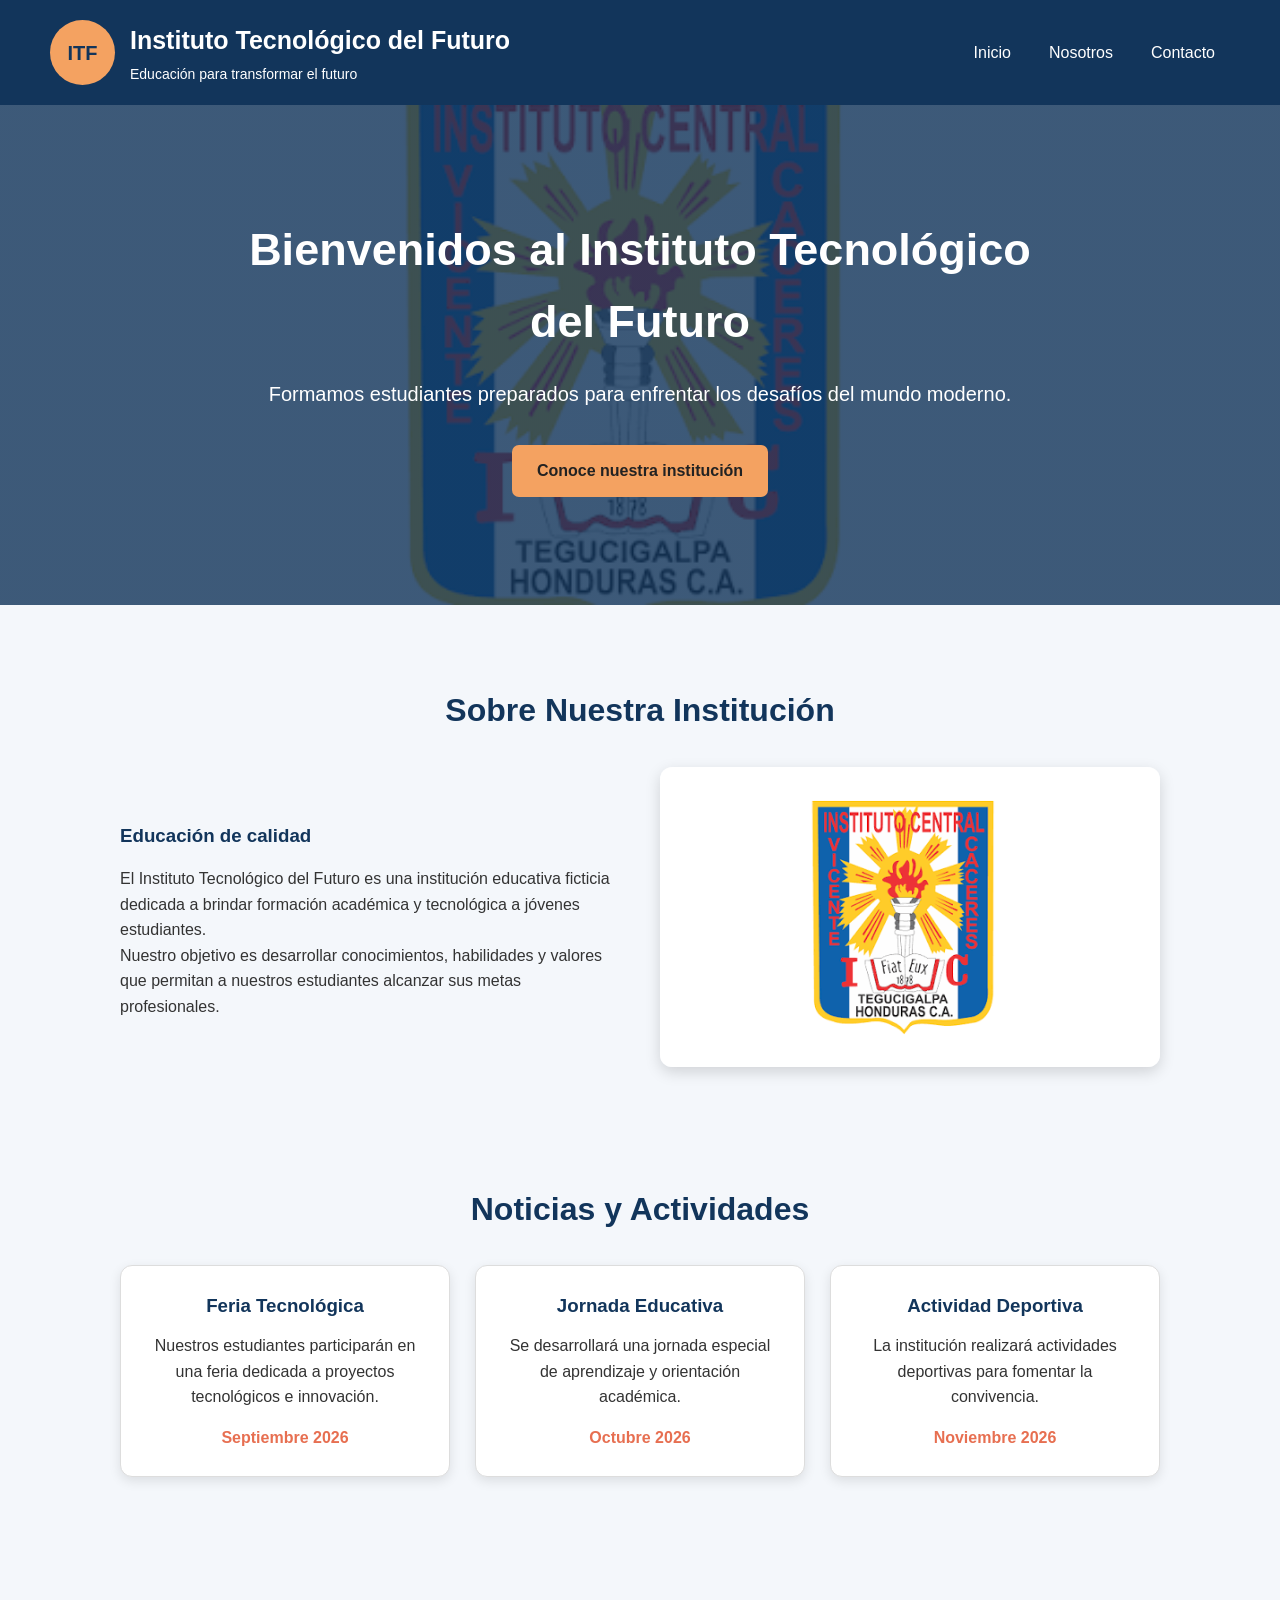
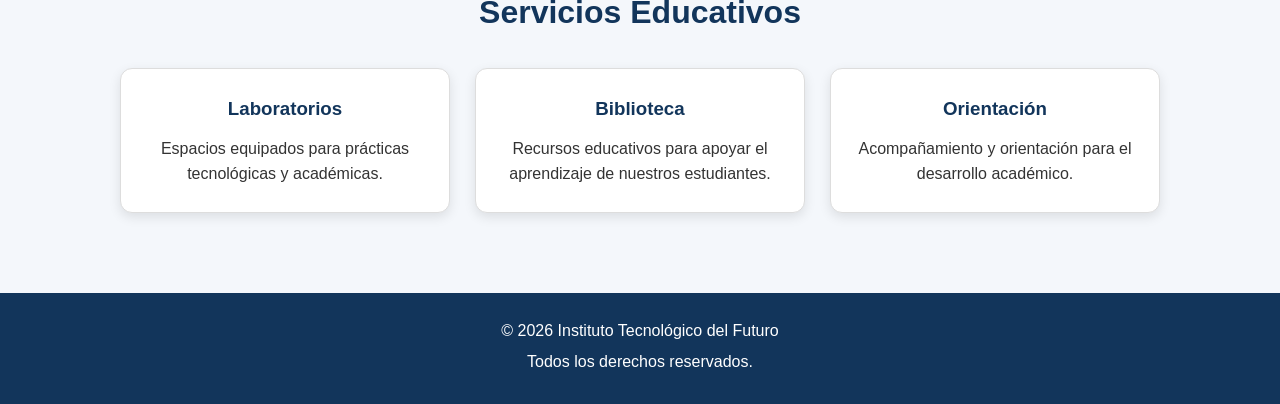
<file: index.html>
<!DOCTYPE html>
<html lang="es">

<head>

    <meta charset="UTF-8">

    <meta name="viewport" content="width=device-width, initial-scale=1.0">

    <title>Instituto Tecnológico del Futuro</title>

    <link rel="stylesheet" href="estilos.css">

</head>


<body>


    <!-- =================================
         ENCABEZADO
    ================================== -->

    <header class="encabezado">

        <div class="logo">

            <div class="logo-icono">
                ITF
            </div>

            <div>
                <h1>Instituto Tecnológico del Futuro</h1>

                <p>
                    Educación para transformar el futuro
                </p>
            </div>

        </div>


        <!-- =================================
             MENÚ DE NAVEGACIÓN
        ================================== -->

        <nav class="menu">

            <a href="index.html">Inicio</a>

            <a href="nosotros.html">Nosotros</a>

            <a href="contacto.html">Contacto</a>

        </nav>

    </header>



    <!-- =================================
         CONTENIDO PRINCIPAL
    ================================== -->

    <main>


        <!-- =================================
             IMAGEN PRINCIPAL
        ================================== -->

        <section class="hero">

            <div class="hero-contenido">

                <h2>
                    Bienvenidos al Instituto
                    Tecnológico del Futuro
                </h2>

                <p>
                    Formamos estudiantes preparados para
                    enfrentar los desafíos del mundo moderno.
                </p>

                <a href="nosotros.html" class="boton">
                    Conoce nuestra institución
                </a>

            </div>

        </section>



        <!-- =================================
             PRESENTACIÓN
        ================================== -->

        <section class="seccion">

            <h2>Sobre Nuestra Institución</h2>

            <div class="dos-columnas">

                <div>

                    <h3>Educación de calidad</h3>

                    <p>
                        El Instituto Tecnológico del Futuro es una
                        institución educativa ficticia dedicada a
                        brindar formación académica y tecnológica
                        a jóvenes estudiantes.
                    </p>

                    <p>
                        Nuestro objetivo es desarrollar conocimientos,
                        habilidades y valores que permitan a nuestros
                        estudiantes alcanzar sus metas profesionales.
                    </p>

                </div>


                <div class="imagen-caja">

                    <img
                        src="imagenes/institucion.jpg"
                        alt="Imagen de la institución educativa"
                    >

                </div>

            </div>

        </section>



        <!-- =================================
             NOTICIAS
        ================================== -->

        <section class="seccion noticias">

            <h2>Noticias y Actividades</h2>


            <div class="tarjetas">


                <article class="tarjeta">

                    <h3>
                        Feria Tecnológica
                    </h3>

                    <p>
                        Nuestros estudiantes participarán
                        en una feria dedicada a proyectos
                        tecnológicos e innovación.
                    </p>

                    <span>
                        Septiembre 2026
                    </span>

                </article>


                <article class="tarjeta">

                    <h3>
                        Jornada Educativa
                    </h3>

                    <p>
                        Se desarrollará una jornada especial
                        de aprendizaje y orientación académica.
                    </p>

                    <span>
                        Octubre 2026
                    </span>

                </article>


                <article class="tarjeta">

                    <h3>
                        Actividad Deportiva
                    </h3>

                    <p>
                        La institución realizará actividades
                        deportivas para fomentar la convivencia.
                    </p>

                    <span>
                        Noviembre 2026
                    </span>

                </article>


            </div>

        </section>



        <!-- =================================
             SERVICIOS
        ================================== -->

        <section class="seccion">

            <h2>Servicios Educativos</h2>


            <div class="tarjetas">


                <article class="tarjeta">

                    <h3>
                        Laboratorios
                    </h3>

                    <p>
                        Espacios equipados para prácticas
                        tecnológicas y académicas.
                    </p>

                </article>


                <article class="tarjeta">

                    <h3>
                        Biblioteca
                    </h3>

                    <p>
                        Recursos educativos para apoyar
                        el aprendizaje de nuestros estudiantes.
                    </p>

                </article>


                <article class="tarjeta">

                    <h3>
                        Orientación
                    </h3>

                    <p>
                        Acompañamiento y orientación para
                        el desarrollo académico.
                    </p>

                </article>


            </div>

        </section>


    </main>



    <!-- =================================
         PIE DE PÁGINA
    ================================== -->

    <footer>

        <p>
            © 2026 Instituto Tecnológico del Futuro
        </p>

        <p>
            Todos los derechos reservados.
        </p>

    </footer>


</body>

</html>
</file>
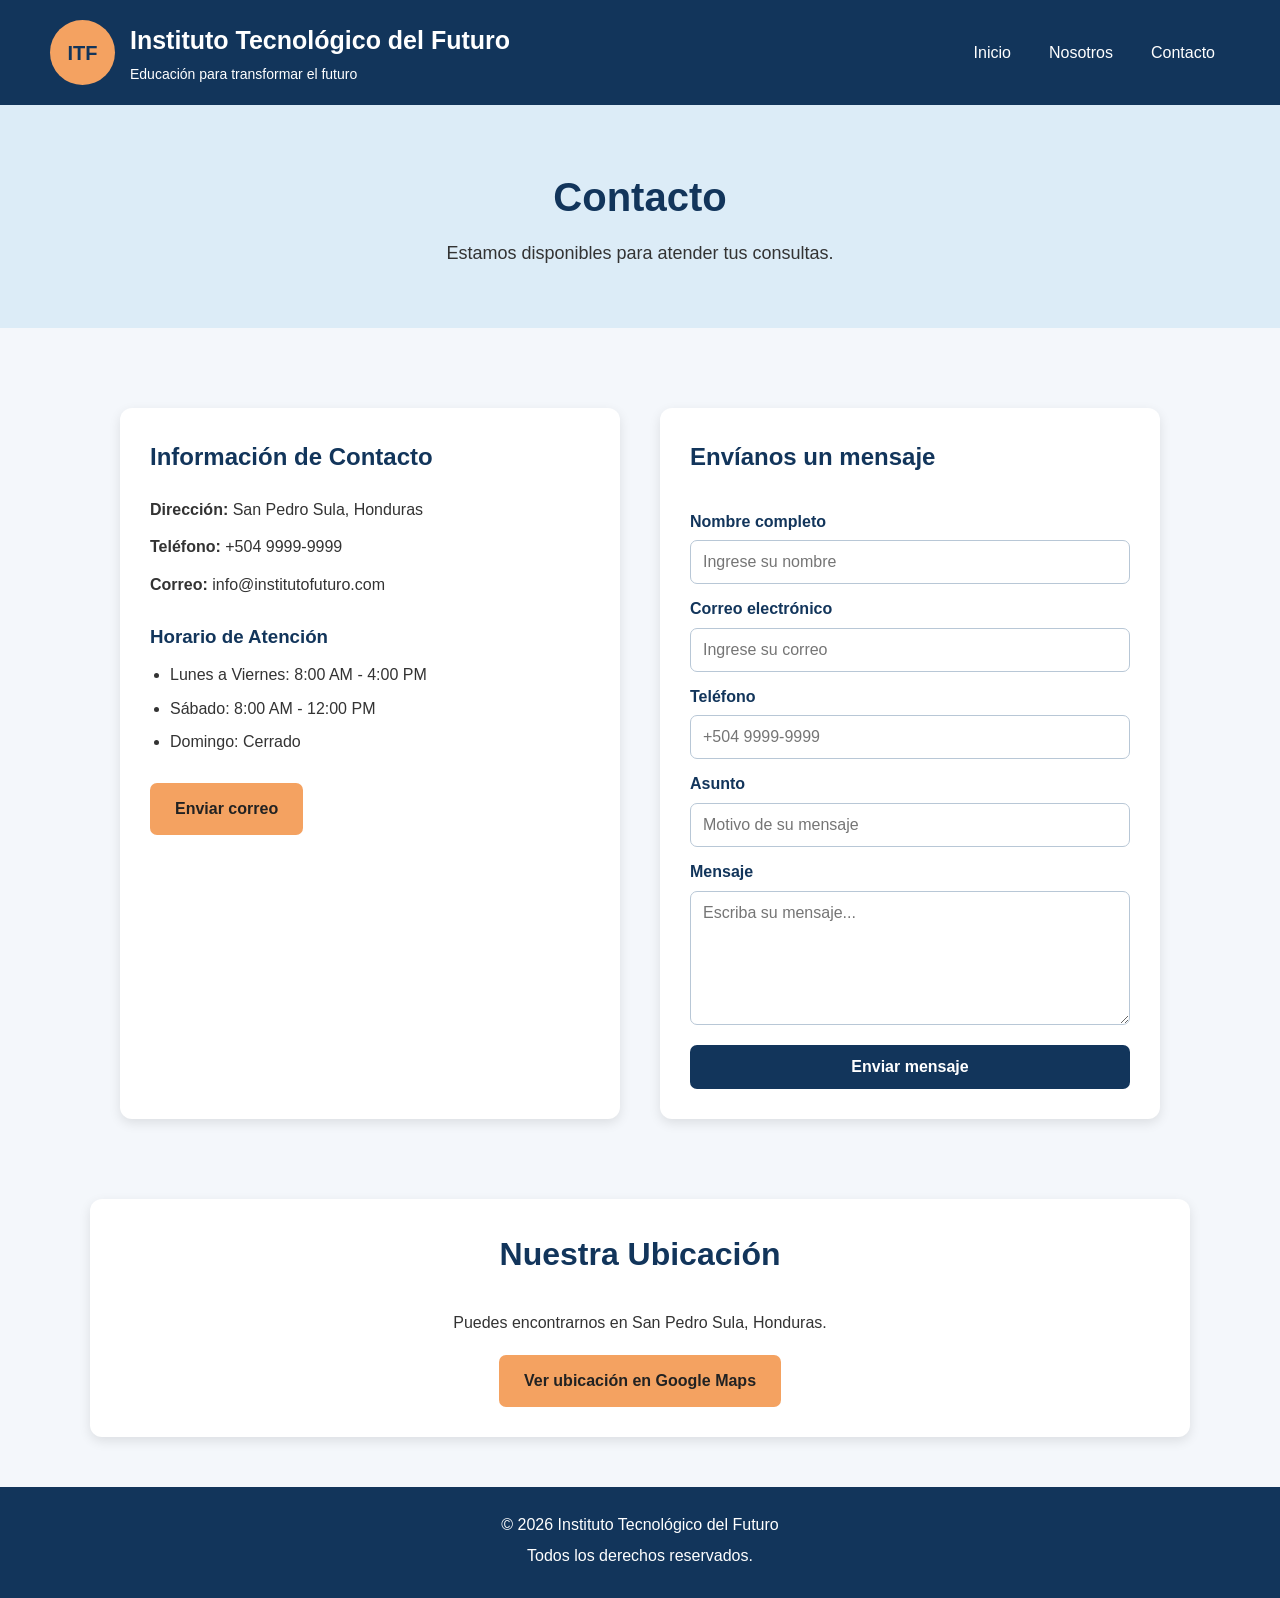
<file: contacto.html>
<!DOCTYPE html>
<html lang="es">

<head>

    <meta charset="UTF-8">

    <meta name="viewport" content="width=device-width, initial-scale=1.0">

    <title>Contacto - Instituto Tecnológico del Futuro</title>

    <link rel="stylesheet" href="estilos.css">

</head>


<body>


    <!-- =================================
         ENCABEZADO
    ================================== -->

    <header class="encabezado">

        <div class="logo">

            <div class="logo-icono">
                ITF
            </div>

            <div>

                <h1>
                    Instituto Tecnológico del Futuro
                </h1>

                <p>
                    Educación para transformar el futuro
                </p>

            </div>

        </div>


        <!-- MENÚ -->

        <nav class="menu">

            <a href="index.html">
                Inicio
            </a>

            <a href="nosotros.html">
                Nosotros
            </a>

            <a href="contacto.html">
                Contacto
            </a>

        </nav>

    </header>



    <!-- =================================
         CONTENIDO
    ================================== -->

    <main>


        <section class="titulo-pagina">

            <h2>
                Contacto
            </h2>

            <p>
                Estamos disponibles para atender
                tus consultas.
            </p>

        </section>



        <section class="contacto-contenedor">


            <!-- =================================
                 INFORMACIÓN
            ================================== -->

            <div class="informacion-contacto">

                <h2>
                    Información de Contacto
                </h2>


                <p>
                    <strong>Dirección:</strong>
                    San Pedro Sula, Honduras
                </p>


                <p>
                    <strong>Teléfono:</strong>
                    +504 9999-9999
                </p>


                <p>
                    <strong>Correo:</strong>
                    info@institutofuturo.com
                </p>


                <h3>
                    Horario de Atención
                </h3>


                <ul>

                    <li>
                        Lunes a Viernes:
                        8:00 AM - 4:00 PM
                    </li>

                    <li>
                        Sábado:
                        8:00 AM - 12:00 PM
                    </li>

                    <li>
                        Domingo:
                        Cerrado
                    </li>

                </ul>


                <a
                    href="mailto:info@institutofuturo.com"
                    class="boton"
                >
                    Enviar correo
                </a>

            </div>



            <!-- =================================
                 FORMULARIO
            ================================== -->

            <div class="formulario-contacto">

                <h2>
                    Envíanos un mensaje
                </h2>


                <form action="#" method="post">


                    <label for="nombre">
                        Nombre completo
                    </label>

                    <input
                        type="text"
                        id="nombre"
                        name="nombre"
                        placeholder="Ingrese su nombre"
                        required
                    >


                    <label for="correo">
                        Correo electrónico
                    </label>

                    <input
                        type="email"
                        id="correo"
                        name="correo"
                        placeholder="Ingrese su correo"
                        required
                    >


                    <label for="telefono">
                        Teléfono
                    </label>

                    <input
                        type="tel"
                        id="telefono"
                        name="telefono"
                        placeholder="+504 9999-9999"
                    >


                    <label for="asunto">
                        Asunto
                    </label>

                    <input
                        type="text"
                        id="asunto"
                        name="asunto"
                        placeholder="Motivo de su mensaje"
                        required
                    >


                    <label for="mensaje">
                        Mensaje
                    </label>

                    <textarea
                        id="mensaje"
                        name="mensaje"
                        rows="6"
                        placeholder="Escriba su mensaje..."
                        required
                    ></textarea>


                    <button
                        type="submit"
                        class="boton-formulario"
                    >
                        Enviar mensaje
                    </button>


                </form>

            </div>

        </section>



        <!-- =================================
             UBICACIÓN
        ================================== -->

        <section class="seccion ubicacion">

            <h2>
                Nuestra Ubicación
            </h2>

            <p>
                Puedes encontrarnos en San Pedro Sula,
                Honduras.
            </p>


            <a
                href="https://www.google.com/maps"
                target="_blank"
                class="boton"
            >
                Ver ubicación en Google Maps
            </a>

        </section>


    </main>



    <!-- =================================
         PIE DE PÁGINA
    ================================== -->

    <footer>

        <p>
            © 2026 Instituto Tecnológico del Futuro
        </p>

        <p>
            Todos los derechos reservados.
        </p>

    </footer>


</body>

</html>
</file>
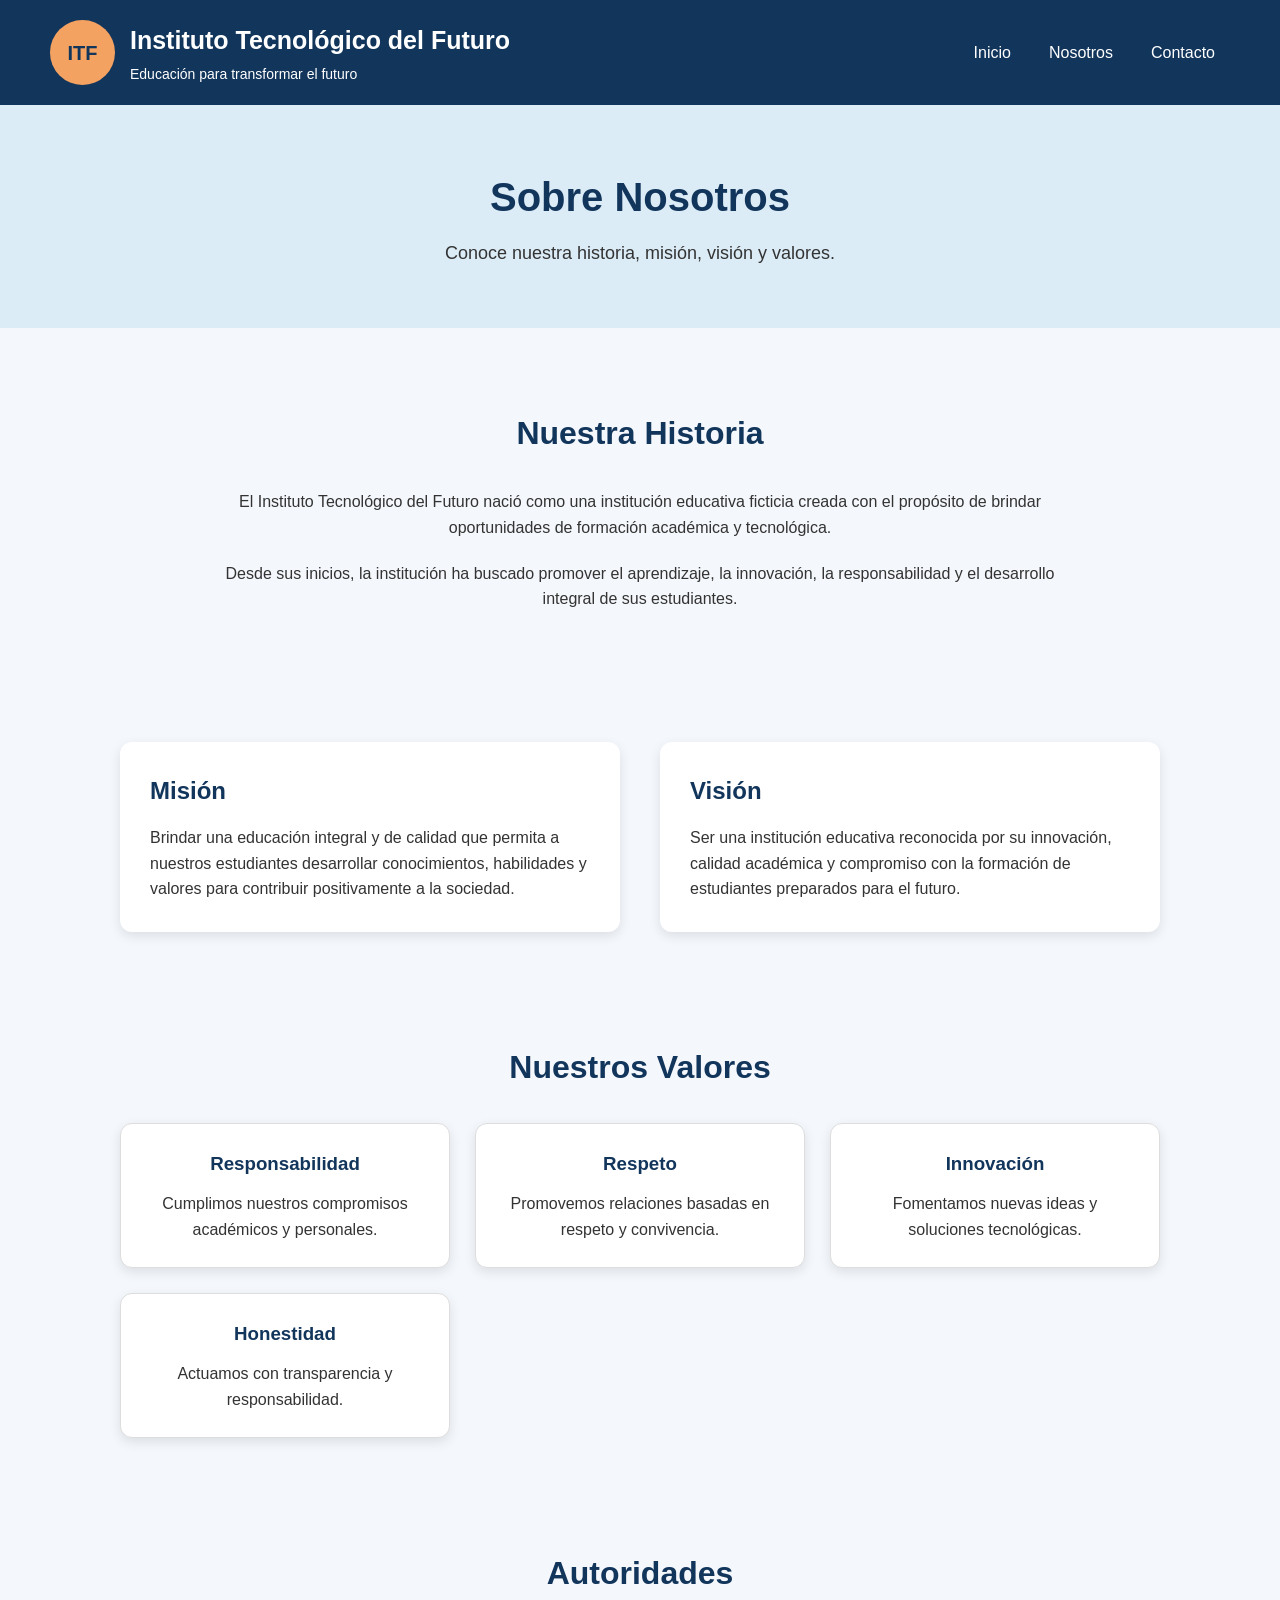
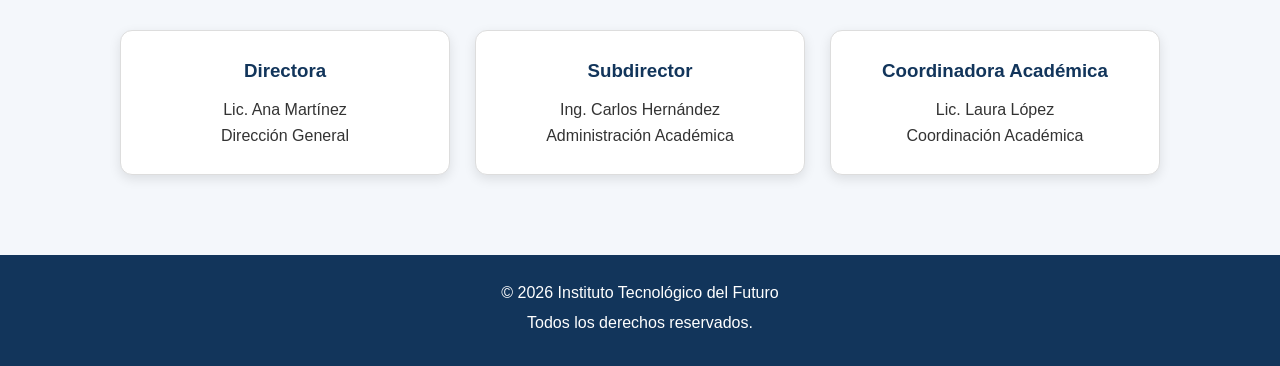
<file: nosotros.html>
<!DOCTYPE html>
<html lang="es">

<head>

    <meta charset="UTF-8">

    <meta name="viewport" content="width=device-width, initial-scale=1.0">

    <title>Nosotros - Instituto Tecnológico del Futuro</title>

    <link rel="stylesheet" href="estilos.css">

</head>


<body>


    <!-- =================================
         ENCABEZADO
    ================================== -->

    <header class="encabezado">

        <div class="logo">

            <div class="logo-icono">
                ITF
            </div>

            <div>

                <h1>
                    Instituto Tecnológico del Futuro
                </h1>

                <p>
                    Educación para transformar el futuro
                </p>

            </div>

        </div>


        <!-- MENÚ -->

        <nav class="menu">

            <a href="index.html">
                Inicio
            </a>

            <a href="nosotros.html">
                Nosotros
            </a>

            <a href="contacto.html">
                Contacto
            </a>

        </nav>

    </header>



    <!-- =================================
         CONTENIDO
    ================================== -->

    <main>


        <section class="titulo-pagina">

            <h2>Sobre Nosotros</h2>

            <p>
                Conoce nuestra historia, misión,
                visión y valores.
            </p>

        </section>



        <!-- =================================
             HISTORIA
        ================================== -->

        <section class="seccion">

            <h2>Nuestra Historia</h2>

            <p class="texto-centro">

                El Instituto Tecnológico del Futuro nació como
                una institución educativa ficticia creada con
                el propósito de brindar oportunidades de formación
                académica y tecnológica.

            </p>

            <p class="texto-centro">

                Desde sus inicios, la institución ha buscado
                promover el aprendizaje, la innovación,
                la responsabilidad y el desarrollo integral
                de sus estudiantes.

            </p>

        </section>



        <!-- =================================
             MISIÓN Y VISIÓN
        ================================== -->

        <section class="seccion">

            <div class="dos-columnas">


                <article class="bloque">

                    <h2>
                        Misión
                    </h2>

                    <p>

                        Brindar una educación integral y de calidad
                        que permita a nuestros estudiantes desarrollar
                        conocimientos, habilidades y valores para
                        contribuir positivamente a la sociedad.

                    </p>

                </article>


                <article class="bloque">

                    <h2>
                        Visión
                    </h2>

                    <p>

                        Ser una institución educativa reconocida
                        por su innovación, calidad académica y
                        compromiso con la formación de estudiantes
                        preparados para el futuro.

                    </p>

                </article>


            </div>

        </section>



        <!-- =================================
             VALORES
        ================================== -->

        <section class="seccion">

            <h2>
                Nuestros Valores
            </h2>


            <div class="tarjetas">


                <article class="tarjeta">

                    <h3>
                        Responsabilidad
                    </h3>

                    <p>
                        Cumplimos nuestros compromisos
                        académicos y personales.
                    </p>

                </article>


                <article class="tarjeta">

                    <h3>
                        Respeto
                    </h3>

                    <p>
                        Promovemos relaciones basadas
                        en respeto y convivencia.
                    </p>

                </article>


                <article class="tarjeta">

                    <h3>
                        Innovación
                    </h3>

                    <p>
                        Fomentamos nuevas ideas y
                        soluciones tecnológicas.
                    </p>

                </article>


                <article class="tarjeta">

                    <h3>
                        Honestidad
                    </h3>

                    <p>
                        Actuamos con transparencia
                        y responsabilidad.
                    </p>

                </article>


            </div>

        </section>



        <!-- =================================
             AUTORIDADES
        ================================== -->

        <section class="seccion">

            <h2>
                Autoridades
            </h2>


            <div class="tarjetas">


                <article class="tarjeta">

                    <h3>
                        Directora
                    </h3>

                    <p>
                        Lic. Ana Martínez
                    </p>

                    <p>
                        Dirección General
                    </p>

                </article>


                <article class="tarjeta">

                    <h3>
                        Subdirector
                    </h3>

                    <p>
                        Ing. Carlos Hernández
                    </p>

                    <p>
                        Administración Académica
                    </p>

                </article>


                <article class="tarjeta">

                    <h3>
                        Coordinadora Académica
                    </h3>

                    <p>
                        Lic. Laura López
                    </p>

                    <p>
                        Coordinación Académica
                    </p>

                </article>


            </div>

        </section>


    </main>



    <!-- =================================
         PIE DE PÁGINA
    ================================== -->

    <footer>

        <p>
            © 2026 Instituto Tecnológico del Futuro
        </p>

        <p>
            Todos los derechos reservados.
        </p>

    </footer>


</body>

</html>
</file>
<file: estilos.css>
/* =========================================
   CONFIGURACIÓN GENERAL
========================================= */

* {
    margin: 0;
    padding: 0;
    box-sizing: border-box;
}


html {
    scroll-behavior: smooth;
}


body {
    font-family: Arial, Helvetica, sans-serif;

    background-color: #f4f7fb;

    color: #333333;

    line-height: 1.6;
}



/* =========================================
   ENCABEZADO
========================================= */

.encabezado {

    background-color: #12355b;

    color: white;

    padding: 20px 50px;

    display: flex;

    justify-content: space-between;

    align-items: center;

    flex-wrap: wrap;

}


.logo {

    display: flex;

    align-items: center;

    gap: 15px;

}


.logo-icono {

    width: 65px;

    height: 65px;

    background-color: #f4a261;

    color: #12355b;

    display: flex;

    align-items: center;

    justify-content: center;

    border-radius: 50%;

    font-size: 20px;

    font-weight: bold;
}


.logo h1 {

    font-size: 25px;

    margin-bottom: 3px;

}


.logo p {

    font-size: 14px;

}



/* =========================================
   MENÚ
========================================= */

.menu {

    display: flex;

    gap: 8px;

    flex-wrap: wrap;

}


.menu a {

    color: white;

    text-decoration: none;

    padding: 10px 15px;

    border-radius: 6px;

    transition: 0.3s;

}


.menu a:hover {

    background-color: #1d70a2;

}



/* =========================================
   HERO
========================================= */

.hero {

    min-height: 500px;

    background:
        linear-gradient(
            rgba(18, 53, 91, 0.82),
            rgba(18, 53, 91, 0.82)
        ),
        url("imagenes/institucion.jpg");

    background-size: cover;

    background-position: center;

    display: flex;

    align-items: center;

    justify-content: center;

    text-align: center;

    color: white;

    padding: 60px 20px;

}


.hero-contenido {

    max-width: 800px;

}


.hero h2 {

    font-size: 45px;

    margin-bottom: 20px;

}


.hero p {

    font-size: 20px;

    margin-bottom: 15px;

}



/* =========================================
   BOTONES
========================================= */

.boton {

    display: inline-block;

    margin-top: 20px;

    padding: 13px 25px;

    background-color: #f4a261;

    color: #222222;

    text-decoration: none;

    border-radius: 7px;

    font-weight: bold;

    transition: 0.3s;

}


.boton:hover {

    background-color: #e76f51;

    color: white;

    transform: translateY(-3px);

}



/* =========================================
   TÍTULO DE PÁGINA
========================================= */

.titulo-pagina {

    background-color: #dcecf7;

    text-align: center;

    padding: 60px 20px;

}


.titulo-pagina h2 {

    color: #12355b;

    font-size: 40px;

    margin-bottom: 10px;

}


.titulo-pagina p {

    font-size: 18px;

}



/* =========================================
   SECCIONES
========================================= */

.seccion {

    max-width: 1100px;

    margin: 50px auto;

    padding: 30px;

}


.seccion > h2 {

    text-align: center;

    color: #12355b;

    font-size: 32px;

    margin-bottom: 30px;

}



/* =========================================
   DOS COLUMNAS
========================================= */

.dos-columnas {

    display: grid;

    grid-template-columns: 1fr 1fr;

    gap: 40px;

    align-items: center;

}


.dos-columnas h3 {

    color: #12355b;

    margin-bottom: 15px;

}


.imagen-caja img {

    width: 100%;

    height: 300px;

    object-fit: cover;

    border-radius: 12px;

    box-shadow:
        0 5px 15px rgba(0, 0, 0, 0.15);

}



/* =========================================
   TARJETAS
========================================= */

.tarjetas {

    display: grid;

    grid-template-columns:
        repeat(3, 1fr);

    gap: 25px;

}


.tarjeta {

    background-color: white;

    padding: 25px;

    border-radius: 12px;

    border: 1px solid #dddddd;

    box-shadow:
        0 4px 12px rgba(0, 0, 0, 0.10);

    text-align: center;

    transition: 0.3s;

}


.tarjeta:hover {

    transform: translateY(-8px);

    box-shadow:
        0 10px 25px rgba(0, 0, 0, 0.20);

}


.tarjeta h3 {

    color: #12355b;

    margin-bottom: 12px;

}


.tarjeta span {

    display: block;

    margin-top: 15px;

    color: #e76f51;

    font-weight: bold;

}



/* =========================================
   BLOQUES MISIÓN Y VISIÓN
========================================= */

.bloque {

    background-color: white;

    padding: 30px;

    border-radius: 12px;

    box-shadow:
        0 4px 12px rgba(0, 0, 0, 0.10);

}


.bloque h2 {

    color: #12355b;

    margin-bottom: 15px;

}



/* =========================================
   TEXTO
========================================= */

.texto-centro {

    max-width: 850px;

    margin: 0 auto 20px auto;

    text-align: center;

}



/* =========================================
   CONTACTO
========================================= */

.contacto-contenedor {

    max-width: 1100px;

    margin: 50px auto;

    padding: 30px;

    display: grid;

    grid-template-columns: 1fr 1fr;

    gap: 40px;

}


.informacion-contacto,
.formulario-contacto {

    background-color: white;

    padding: 30px;

    border-radius: 12px;

    box-shadow:
        0 4px 12px rgba(0, 0, 0, 0.10);

}


.informacion-contacto h2,
.formulario-contacto h2 {

    color: #12355b;

    margin-bottom: 20px;

}


.informacion-contacto p {

    margin-bottom: 12px;

}


.informacion-contacto h3 {

    color: #12355b;

    margin-top: 25px;

    margin-bottom: 10px;

}


.informacion-contacto ul {

    padding-left: 20px;

}


.informacion-contacto li {

    margin-bottom: 8px;

}



/* =========================================
   FORMULARIO
========================================= */

.formulario-contacto form {

    display: flex;

    flex-direction: column;

}


.formulario-contacto label {

    margin-top: 12px;

    margin-bottom: 6px;

    font-weight: bold;

    color: #12355b;

}


.formulario-contacto input,
.formulario-contacto textarea {

    width: 100%;

    padding: 12px;

    border: 1px solid #b8c7d6;

    border-radius: 7px;

    font-size: 16px;

    font-family: Arial, Helvetica, sans-serif;

    outline: none;

}


.formulario-contacto input:focus,
.formulario-contacto textarea:focus {

    border-color: #1d70a2;

    box-shadow:
        0 0 5px rgba(29, 112, 162, 0.35);

}


.formulario-contacto textarea {

    resize: vertical;

}



/* =========================================
   BOTÓN FORMULARIO
========================================= */

.boton-formulario {

    margin-top: 20px;

    padding: 13px;

    background-color: #12355b;

    color: white;

    border: none;

    border-radius: 7px;

    font-size: 16px;

    font-weight: bold;

    cursor: pointer;

    transition: 0.3s;

}


.boton-formulario:hover {

    background-color: #1d70a2;

    transform: translateY(-3px);

}



/* =========================================
   UBICACIÓN
========================================= */

.ubicacion {

    text-align: center;

    background-color: white;

    border-radius: 12px;

    box-shadow:
        0 4px 12px rgba(0, 0, 0, 0.10);

}



/* =========================================
   PIE DE PÁGINA
========================================= */

footer {

    background-color: #12355b;

    color: white;

    text-align: center;

    padding: 25px;

    margin-top: 50px;

}


footer p {

    margin-bottom: 5px;

}



/* =========================================
   RESPONSIVE
========================================= */

@media (max-width: 850px) {

    .encabezado {

        flex-direction: column;

        gap: 20px;

        text-align: center;

    }


    .logo {

        flex-direction: column;

    }


    .dos-columnas {

        grid-template-columns: 1fr;

    }


    .tarjetas {

        grid-template-columns: 1fr 1fr;

    }


    .contacto-contenedor {

        grid-template-columns: 1fr;

    }


    .hero h2 {

        font-size: 35px;

    }

}


@media (max-width: 600px) {

    .tarjetas {

        grid-template-columns: 1fr;

    }


    .menu {

        justify-content: center;

    }


    .menu a {

        padding: 8px 10px;

    }


    .hero h2 {

        font-size: 30px;

    }


    .titulo-pagina h2 {

        font-size: 30px;

    }

}
</file>
